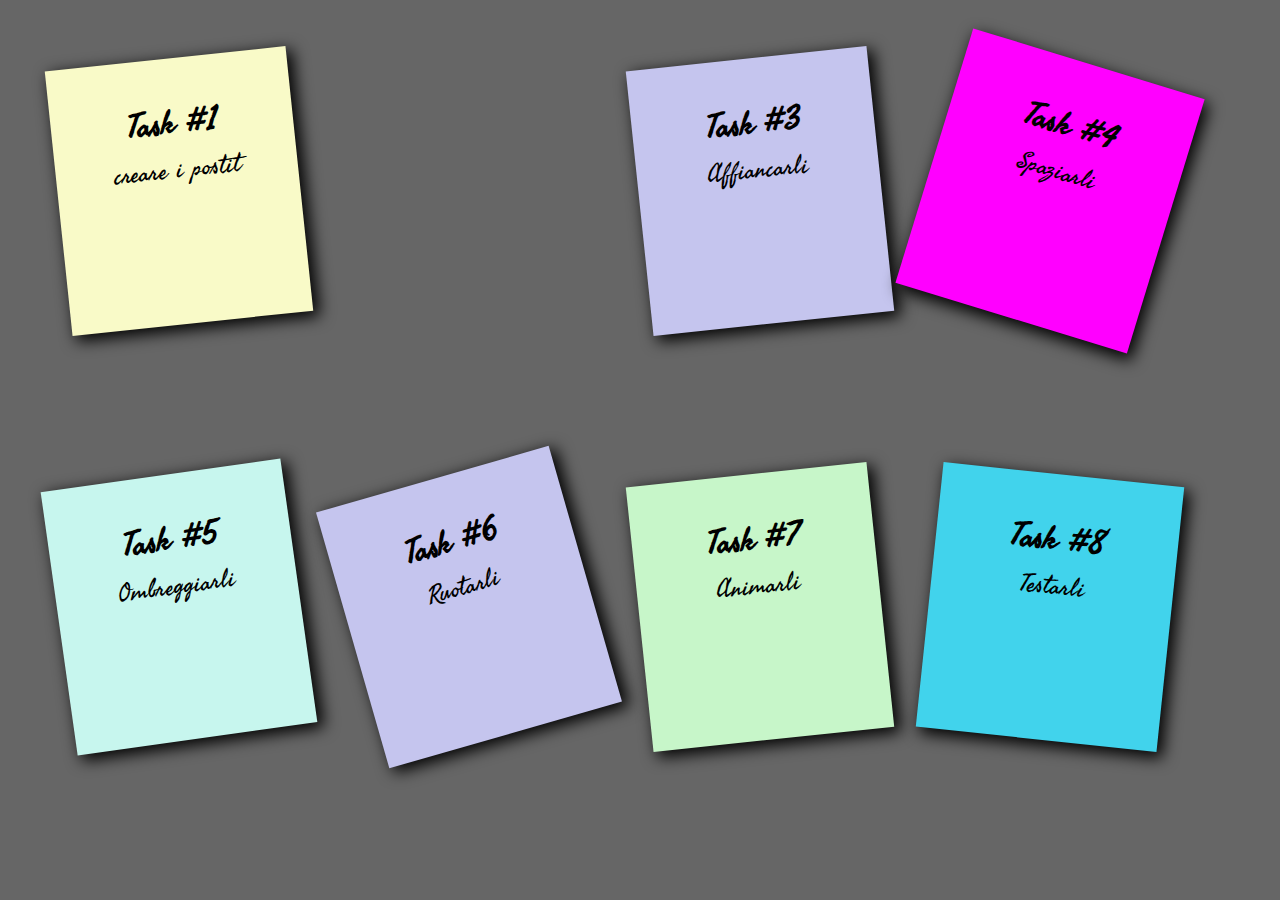
<file: Esercizio 1/index.html>
<!DOCTYPE html>
<html lang="it">
<head>
    <meta charset="UTF-8">
    <meta name="viewport" content="width=device-width, initial-scale=1.0">
    <link rel="stylesheet" href="reset.css">
    <link rel="stylesheet" href="style.css">
    <title>Animazione Post-it</title>
    
</head>
<body>
    <ul>
        <li class="stik1"><h2>Task #1</h2><p>creare i postit</p></li>
        <li class="stik2"><h2>Task #2</h2><p>Colorarli</p></li>
        <li class="stik3"><h2>Task #3</h2><p>Affiancarli</p></li>
        <li class="stik4"><h2>Task #4</h2><p>Spaziarli</p></li>
        <li class="stik5"><h2>Task #5</h2><p>Ombreggiarli</p></li>
        <li class="stik6"><h2>Task #6</h2><p>Ruotarli</p></li>
        <li class="stik7"><h2>Task #7</h2><p>Animarli</p></li>
        <li class="stik8"><h2>Task #8</h2><p>Testarli</p></li>
    </ul>
</body>
</html>
</file>
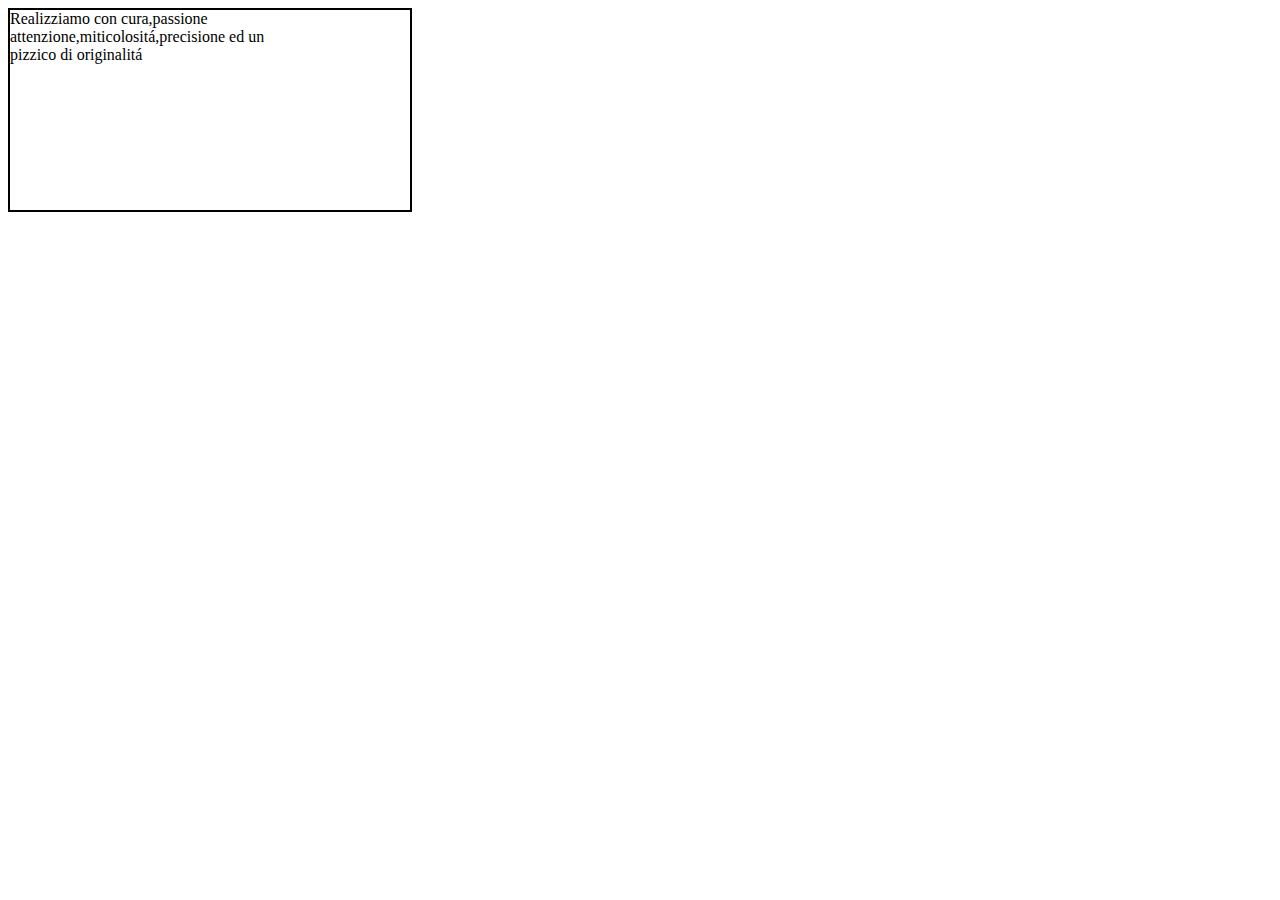
<file: esercizio 2/index.html>
<!DOCTYPE html>
<html lang="en">
<head>
    <meta charset="UTF-8">
    <meta name="viewport" content="width=device-width, initial-scale=1.0">
    <link rel="stylesheet" href="style.css">
    
    <title>Document</title>
</head>
<body>
    <div class="container">
        <div>Realizziamo con cura,passione attenzione,miticolositá,precisione ed un pizzico di originalitá</div>
        <div class="parola">Gatto</div>
        <div class="parola">Cane</div>
        <div class="parola">Coniglio</div>
      </div>
      
</body>
</html>
</file>
<file: Esercizio 1/style.css>
@import url('https://fonts.googleapis.com/css2?family=Freehand&family=Outfit:wght@400;700&display=swap');

body{
  font-family: 'Freehand', cursive;
 

}
h2{
  font-size: 2rem;
}
p{
  font-size: 25px;
}




ul{
  background-color: rgb(102, 102, 102);
  display: flex;
  flex-wrap: wrap;
  height: 100vh;
  padding: 34px;
  line-height: 31px;
}

ul li{
  list-style: none;
  flex-basis: 20%;
  padding: 49px;
  margin: 1.5rem 1.5rem;
 
  text-align: center;
  height: 32%;
  box-shadow: 5px 5px 16px 1px #000000;
  
}

.stik1{
  
  background-color: rgb(249, 250, 200);
  animation: apparire 1s ease-out forwards;
  transform: rotate(354deg);
  
  
  
  
}

.stik1:hover{
  transform: rotate(0deg);
}

.stik2{
  
  background-color: rgb(199, 246, 201);
  animation: apparire 1s ease-out forwards;
  
  transform: rotate(5deg) ;
  opacity: 0;
}
.stik2:hover{
  transform: rotate(0deg);
}


.stik3{

background-color: rgb(197, 197, 238);
animation: apparire 1s ease-out forwards;

transform: rotate(354deg);
}
.stik3:hover{
  transform: rotate(0deg);
}


.stik4{
  background-color: fuchsia;
  animation: apparire 1s ease-out forwards;
  transform: rotate(17deg);
}
.stik4:hover{
  transform: rotate(0deg);
}

.stik5{
  background-color: rgb(199, 246, 238);
  animation: apparire 1s ease-out forwards;
  transform: rotate(352deg);
}
.stik5:hover{
  transform: rotate(0deg);
}

.stik6{
  background-color: rgb(197, 197, 238);
  animation: apparire 1s ease-out forwards;
  transform: rotate(344deg);
}
.stik6:hover{
  transform: rotate(0deg);
}

.stik7{
  background-color: rgb(199, 246, 201);
  animation: apparire 1s ease-out forwards;
  transform: rotate(354deg);
}
.stik7:hover{
  transform: rotate(0deg);
}

.stik8{
  background-color: rgb(65, 211, 236);
  animation: apparire 1s ease-out forwards;
  transform: rotate(6deg);
}
.stik8:hover{
  transform: rotate(0deg);
}

@keyframes apparire {
  0% {
    transform: translateY(100px);
    scale: 10;
    
  }
  100% {
    
    opacity: 1;
    
  }
}
</file>
<file: esercizio 2/style.css>
body{
    display: flex;
}




.container {
    position: absolute;
    height: 200px; 
    width: 400px; 
    overflow: hidden; 
    border: 2px solid black;
    display: flex;
    

  }
  
  .parola {
    position: relative;
    animation: slide 12s linear infinite;
    opacity: 0;
    
  }
  
  .parola:nth-child(1) { animation-delay: 0s; }
  .parola:nth-child(2) { animation-delay: 4s; }
  .parola:nth-child(3) { animation-delay: 8s; }
  
  @keyframes slide {
    0% {  opacity: 0; }
    10%, 30% { opacity: 1; }
    40%, 100% {opacity: 0; }
  }
</file>
